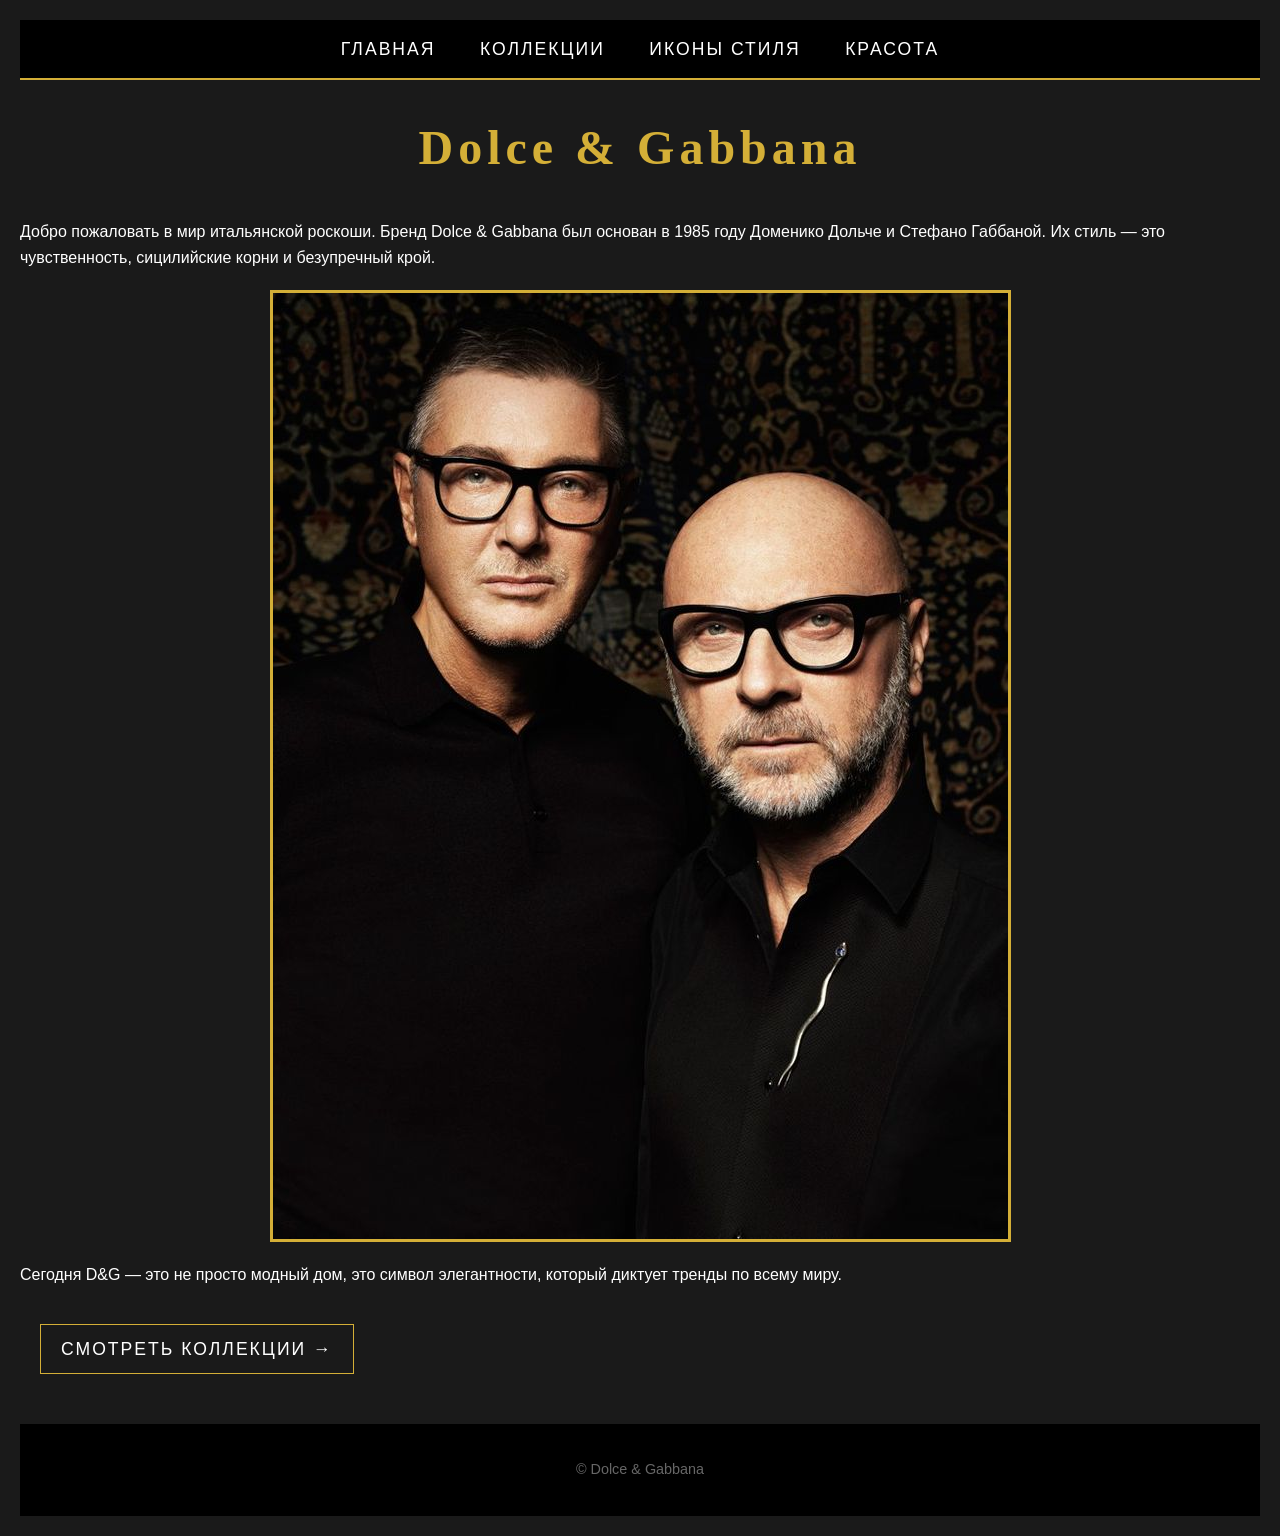
<file: lab2/index.html>
<!DOCTYPE html>
<html lang="ru">
<head>
    <meta charset="UTF-8">
    <meta name="viewport" content="width=device-width, initial-scale=1.0">
    <title>Dolce &amp; Gabbana - Главная</title>
    <link rel="stylesheet" href="style.css">
</head>
<body>

    <nav class="nav-bar">
        <a href="index.html" class="nav-link">Главная</a>
        <a href="collections.html" class="nav-link">Коллекции</a>
        <a href="table.html" class="nav-link">Иконы стиля</a>
        <a href="beauty.html" class="nav-link">Красота</a>
    </nav>

    <div class="content-block">
        <h1 id="main-title">Dolce &amp; Gabbana</h1>
        
        <p>Добро пожаловать в мир итальянской роскоши. Бренд Dolce &amp; Gabbana был основан в 1985 году Доменико Дольче и Стефано Габбаной. Их стиль — это чувственность, сицилийские корни и безупречный крой.</p>
        
        <img src="images/main.jpg" alt="Dolce &amp; Gabbana Кампания">
        
        <p>Сегодня D&amp;G — это не просто модный дом, это символ элегантности, который диктует тренды по всему миру.</p>
        
        <p><a href="collections.html" class="nav-link" style="display:inline-block; margin-top:20px; border: 1px solid #D4AF37; padding: 10px 20px;">Смотреть коллекции &rarr;</a></p>
    </div>

    <footer>
        <p>&copy;  Dolce &amp; Gabbana</p>
    </footer>

</body>
</html>
</file>
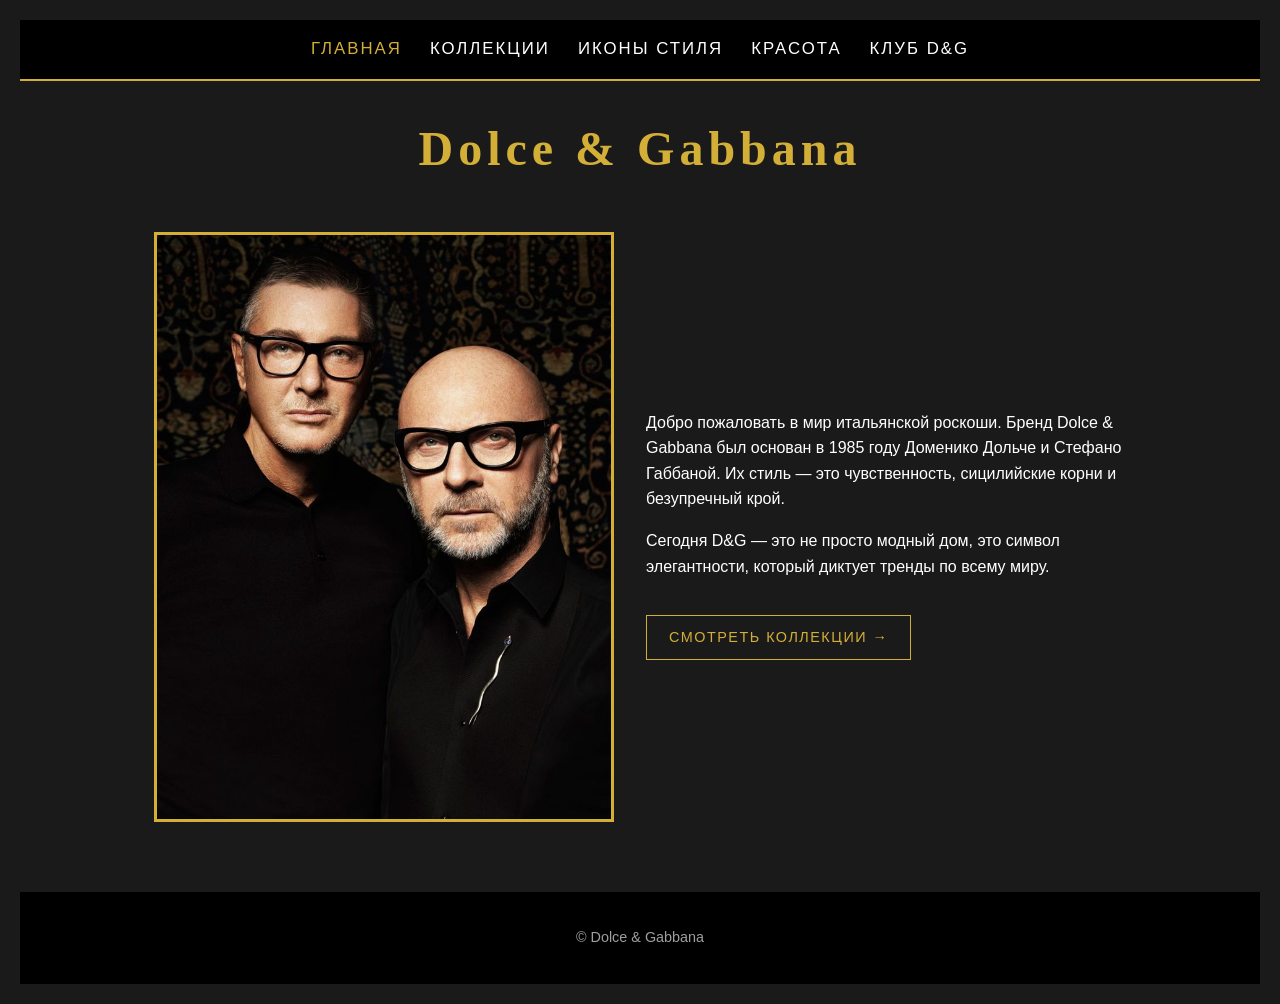
<file: lab4/index.html>
<!DOCTYPE html>
<html lang="ru">
<head>
    <meta charset="UTF-8">
    <meta name="viewport" content="width=device-width, initial-scale=1.0">
    <title>Dolce &amp; Gabbana - Главная</title>
    <link rel="stylesheet" href="css/style.css">
</head>
<body>

    <nav class="nav">
        <a href="index.html" class="nav__link nav__link--active">Главная</a>
        <a href="collections.html" class="nav__link">Коллекции</a>
        <a href="table.html" class="nav__link">Иконы стиля</a>
        <a href="beauty.html" class="nav__link">Красота</a>
        <a href="auth.html" class="nav__link">Клуб D&amp;G</a>
    </nav>

    <main class="content-block">
        <h1 class="page-title">Dolce &amp; Gabbana</h1>

        <section class="hero-flex">
            <div class="hero-flex__media">
                <img src="images/main.jpg" alt="Dolce &amp; Gabbana Кампания" class="page-img">
            </div>
            <div class="hero-flex__content">
                <p>Добро пожаловать в мир итальянской роскоши. Бренд Dolce &amp; Gabbana был основан в 1985 году Доменико Дольче и Стефано Габбаной. Их стиль — это чувственность, сицилийские корни и безупречный крой.</p>
                <p>Сегодня D&amp;G — это не просто модный дом, это символ элегантности, который диктует тренды по всему миру.</p>
                <a href="collections.html" class="btn">Смотреть коллекции &rarr;</a>
            </div>
        </section>
    </main>

    <footer class="footer">
        <p>&copy; Dolce &amp; Gabbana</p>
    </footer>

</body>
</html>
</file>
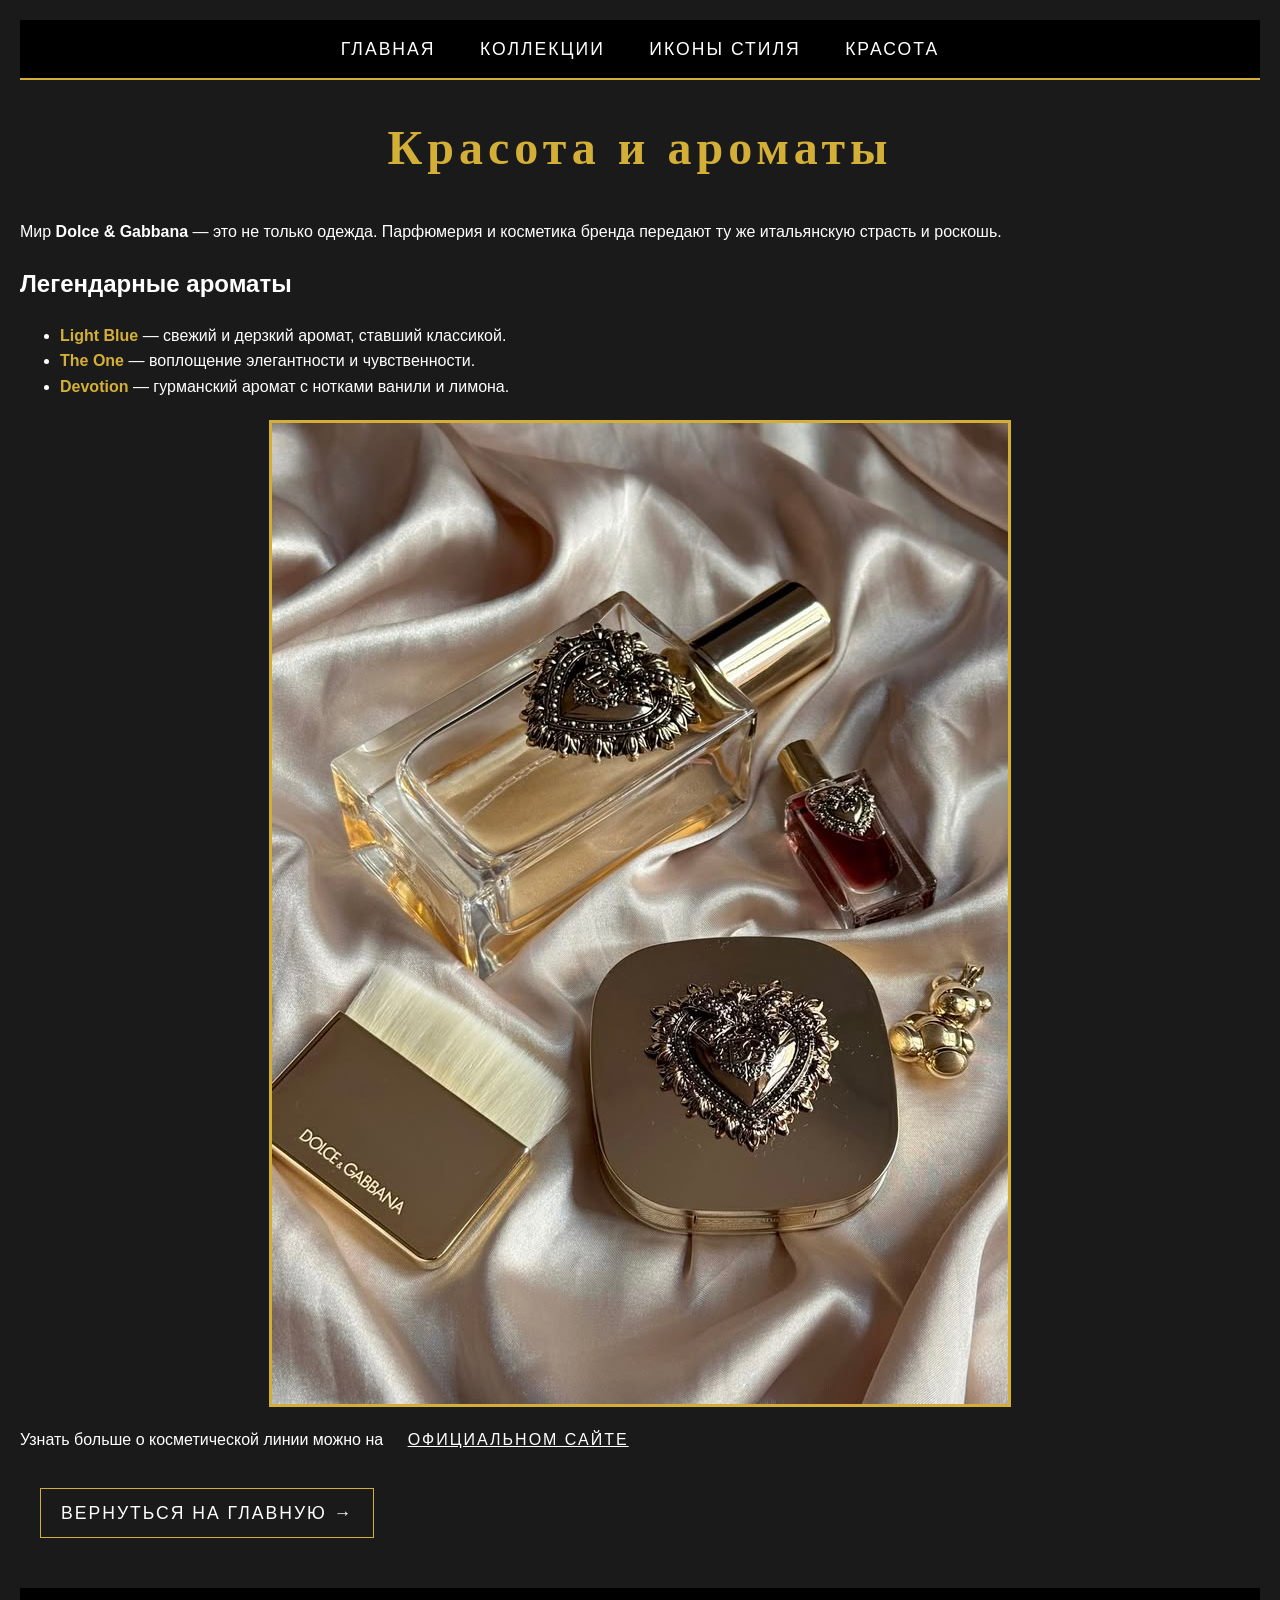
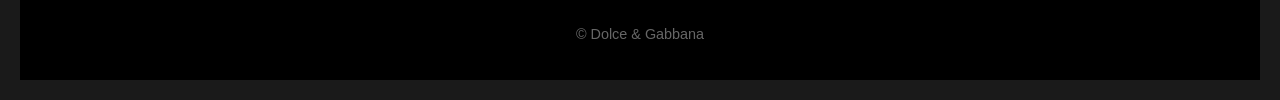
<file: lab2/beauty.html>
<!DOCTYPE html>
<html lang="ru">
<head>
    <meta charset="UTF-8">
    <title>Dolce &amp; Gabbana - Красота и ароматы</title>
    <link rel="stylesheet" href="style.css">
</head>
<body>

    <nav class="nav-bar">
        <a href="index.html" class="nav-link">Главная</a>
        <a href="collections.html" class="nav-link">Коллекции</a>
        <a href="table.html" class="nav-link">Иконы стиля</a>
        <a href="beauty.html" class="nav-link">Красота</a>
    </nav>

    <div class="content-block">
        <h1 id="main-title">Красота и ароматы</h1>
        
        <p>Мир <strong>Dolce &amp; Gabbana</strong>  — это не только одежда. Парфюмерия и косметика бренда передают ту же итальянскую страсть и роскошь.</p>
        
        <h2>Легендарные ароматы</h2>
    <ul>
        <li><span class="gold-text">Light Blue</span> — свежий и дерзкий аромат, ставший классикой.</li>
        <li><span class="gold-text">The One</span> — воплощение элегантности и чувственности.</li>
        <li><span class="gold-text">Devotion</span> — гурманский аромат с нотками ванили и лимона.</li>
    </ul>

        <img src="images/beauty.jpg" alt="Парфюмерия Dolce &amp; Gabbana">
        
        <p>Узнать больше о косметической линии можно на <a href="https://www.dolcegabbana.com/beauty/" target="_blank" class="nav-link" style="font-size: 1em; text-decoration: underline;">официальном сайте</a></p>
        
        <p><a href="index.html" class="nav-link" style="display:inline-block; margin-top:20px; border: 1px solid #D4AF37; padding: 10px 20px;">Вернуться на главную &rarr;</a></p>
    </div>

    <footer>
        <p>&copy; Dolce &amp; Gabbana</p>
    </footer>

</body>
</html>
</file>
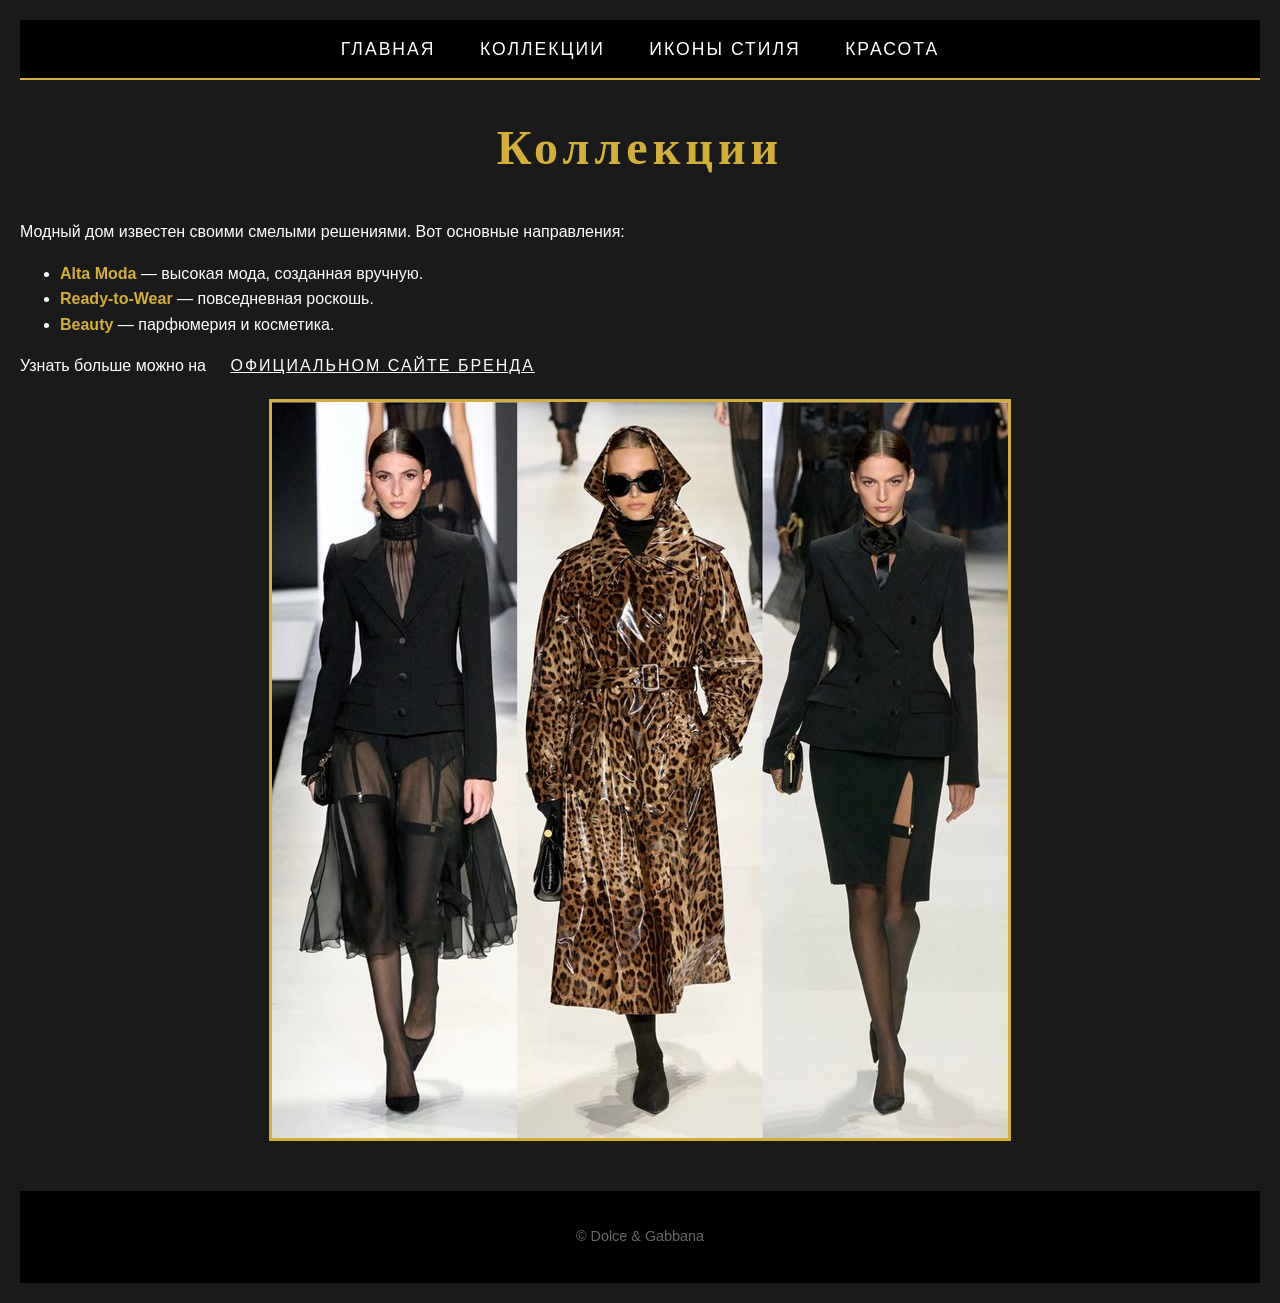
<file: lab2/collections.html>
<!DOCTYPE html>
<html lang="ru">
<head>
    <meta charset="UTF-8">
    <title>Dolce &amp; Gabbana - Коллекции</title>
    <link rel="stylesheet" href="style.css">
</head>
<body>

    <nav class="nav-bar">
        <a href="index.html" class="nav-link">Главная</a>
        <a href="collections.html" class="nav-link">Коллекции</a>
        <a href="table.html" class="nav-link">Иконы стиля</a>
        <a href="beauty.html" class="nav-link">Красота</a>
    </nav>

    <div class="content-block">
        <h1 id="main-title">Коллекции</h1>
        
        <p>Модный дом известен своими смелыми решениями. Вот основные направления:</p>
        
        <ul>
            <li><span class="gold-text">Alta Moda</span> — высокая мода, созданная вручную.</li>
            <li><span class="gold-text">Ready-to-Wear</span> — повседневная роскошь.</li>
            <li><span class="gold-text">Beauty</span> — парфюмерия и косметика.</li>
        </ul>

        <p>Узнать больше можно на <a href="https://www.dolcegabbana.com/" target="_blank" class="nav-link" style="font-size: 1em; text-decoration: underline;">официальном сайте бренда</a></p>
        
        <img src="images/collection.jpg" alt="Коллекция Alta Moda">
    </div>

    <footer>
        <p>&copy; Dolce &amp; Gabbana</p>
    </footer>

</body>
</html>
</file>
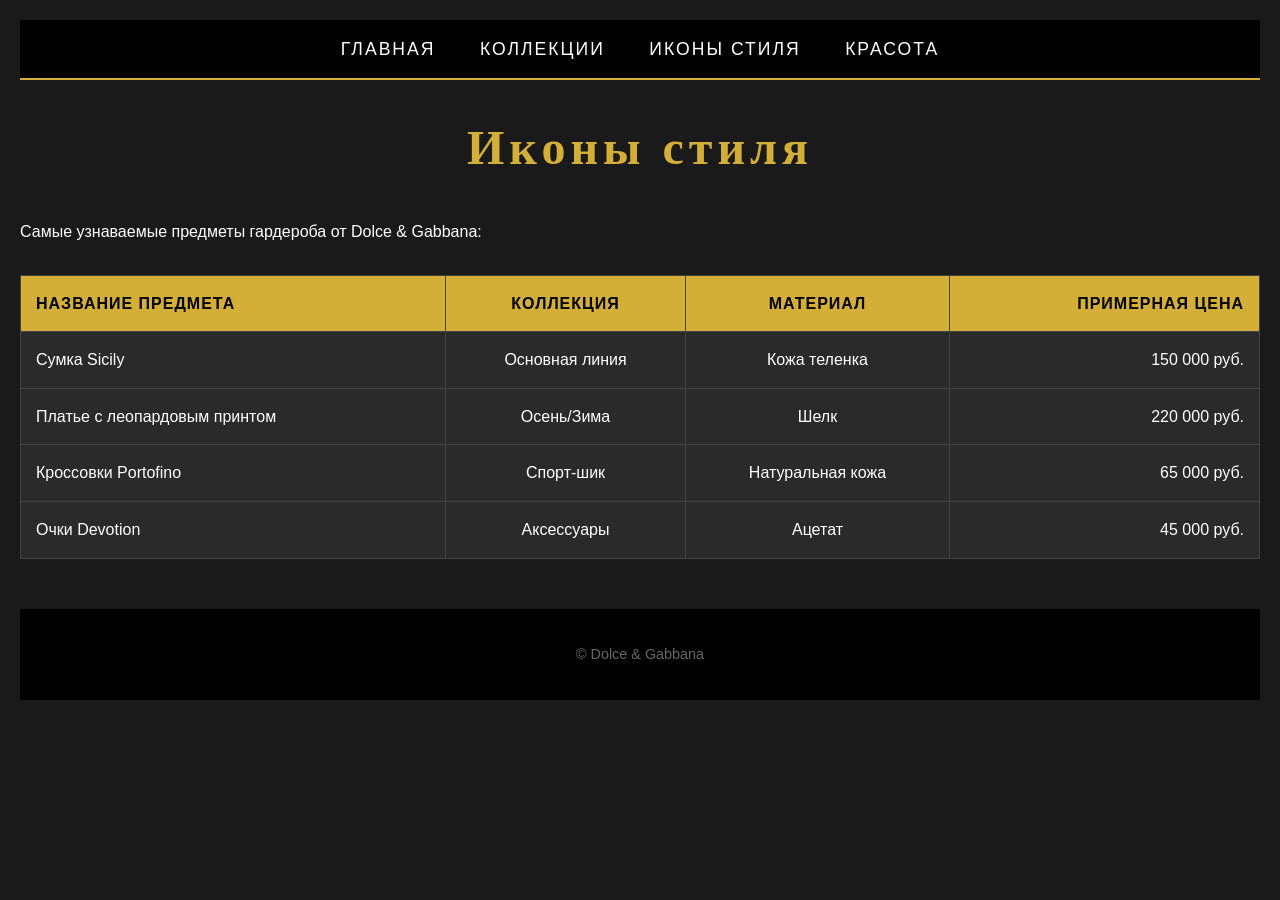
<file: lab2/table.html>
<!DOCTYPE html>
<html lang="ru">
<head>
    <meta charset="UTF-8">
    <title>Dolce &amp; Gabbana - Иконы стиля</title>
    <link rel="stylesheet" href="style.css">
</head>
<body>

    <nav class="nav-bar">
        <a href="index.html" class="nav-link">Главная</a>
        <a href="collections.html" class="nav-link">Коллекции</a>
        <a href="table.html" class="nav-link">Иконы стиля</a>
        <a href="beauty.html" class="nav-link">Красота</a>
    </nav>

    <div class="content-block">
        <h1 id="main-title">Иконы стиля</h1>
        <p>Самые узнаваемые предметы гардероба от Dolce &amp; Gabbana:</p>

        <table>
            <thead>
                <tr>
                    <th class="text-left">Название предмета</th>
                    <th class="text-center">Коллекция</th>
                    <th class="text-center">Материал</th>
                    <th class="text-right">Примерная цена</th>
                </tr>
            </thead>
            <tbody>
                <tr>
                    <td class="text-left">Сумка Sicily</td>
                    <td class="text-center">Основная линия</td>
                    <td class="text-center">Кожа теленка</td>
                    <td class="text-right">150 000 руб.</td>
                </tr>
                <tr>
                    <td class="text-left">Платье с леопардовым принтом</td>
                    <td class="text-center">Осень/Зима</td>
                    <td class="text-center">Шелк</td>
                    <td class="text-right">220 000 руб.</td>
                </tr>
                <tr>
                    <td class="text-left">Кроссовки Portofino</td>
                    <td class="text-center">Спорт-шик</td>
                    <td class="text-center">Натуральная кожа</td>
                    <td class="text-right">65 000 руб.</td>
                </tr>
                <tr>
                    <td class="text-left">Очки Devotion</td>
                    <td class="text-center">Аксессуары</td>
                    <td class="text-center">Ацетат</td>
                    <td class="text-right">45 000 руб.</td>
                </tr>
            </tbody>
        </table>
    </div>

    <footer>
        <p>&copy;  Dolce &amp; Gabbana</p>
    </footer>

</body>
</html>
</file>
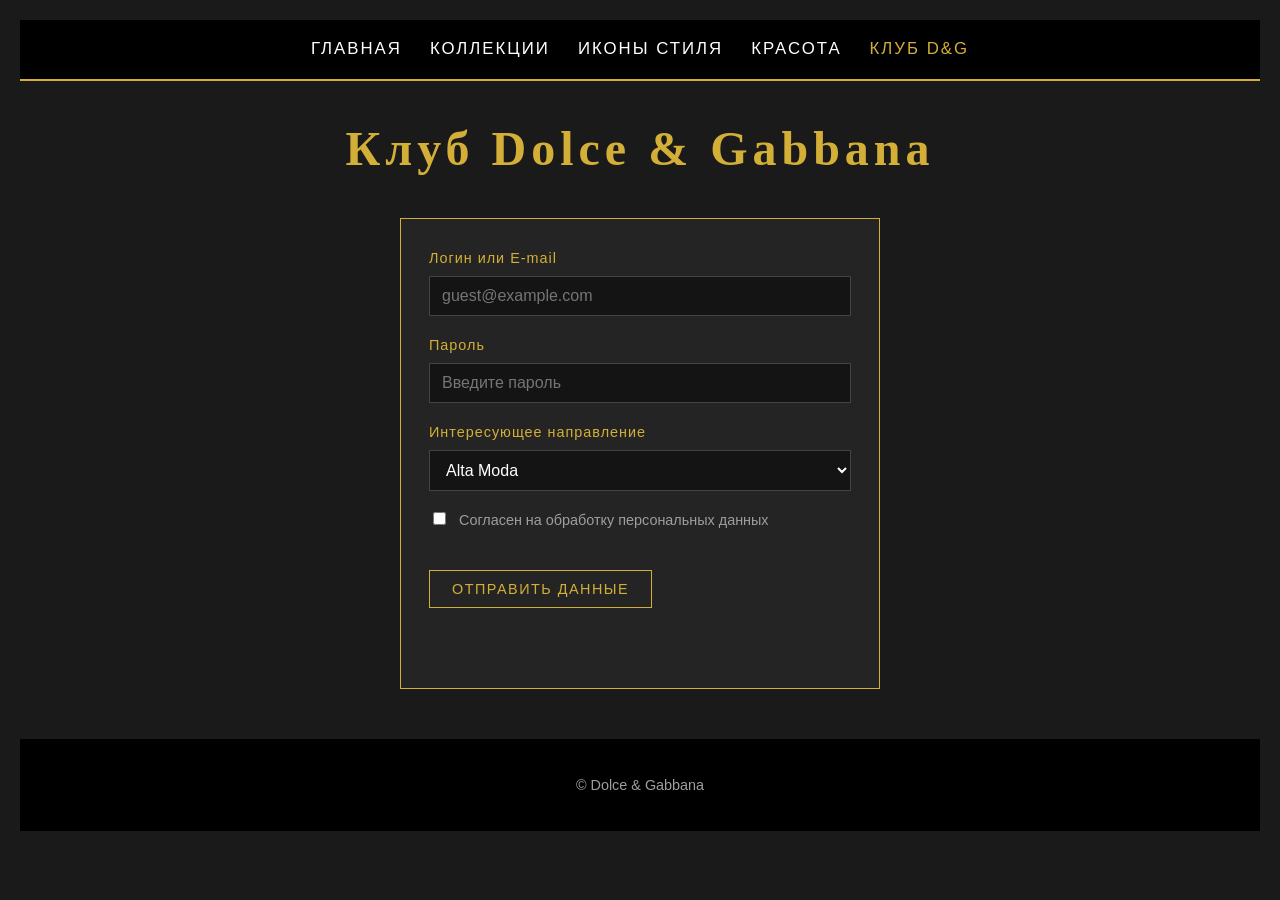
<file: lab4/auth.html>
<!DOCTYPE html>
<html lang="ru">
<head>
    <meta charset="UTF-8">
    <meta name="viewport" content="width=device-width, initial-scale=1.0">
    <title>Dolce &amp; Gabbana - Вход и подписка</title>
    <link rel="stylesheet" href="css/style.css">
</head>
<body>

    <nav class="nav">
        <a href="index.html" class="nav__link">Главная</a>
        <a href="collections.html" class="nav__link">Коллекции</a>
        <a href="table.html" class="nav__link">Иконы стиля</a>
        <a href="beauty.html" class="nav__link">Красота</a>
        <a href="auth.html" class="nav__link nav__link--active">Клуб D&amp;G</a>
    </nav>

    <main class="content-block">
        <h1 class="page-title">Клуб Dolce &amp; Gabbana</h1>

        <form class="form-card" id="dg-form">
            <div class="form-card__group">
                <label for="login-input" class="form-card__label">Логин или E-mail</label>
                <input type="text" id="login-input" name="login" class="form-card__input" placeholder="guest@example.com" required>
            </div>

            <div class="form-card__group">
                <label for="password-input" class="form-card__label">Пароль</label>
                <input type="password" id="password-input" name="password" class="form-card__input" placeholder="Введите пароль" required>
            </div>

            <div class="form-card__group">
                <label for="direction-select" class="form-card__label">Интересующее направление</label>
                <select id="direction-select" name="direction" class="form-card__select">
                    <option value="Alta Moda">Alta Moda</option>
                    <option value="Ready-to-Wear">Ready-to-Wear</option>
                    <option value="Beauty">Beauty и ароматы</option>
                </select>
            </div>

            <div class="form-card__group">
                <label class="form-card__checkbox-label">
                    <input type="checkbox" id="consent-checkbox" name="consent" required>
                    <span>Согласен на обработку персональных данных</span>
                </label>
            </div>

            <button type="submit" class="btn" id="submit-btn">Отправить данные </button>
            <p class="form-card__status" id="form-status" aria-live="polite"></p>
        </form>
    </main>

    <footer class="footer">
        <p>&copy; Dolce &amp; Gabbana</p>
    </footer>

    <script src="js/app.js"></script>
</body>
</html>
</file>
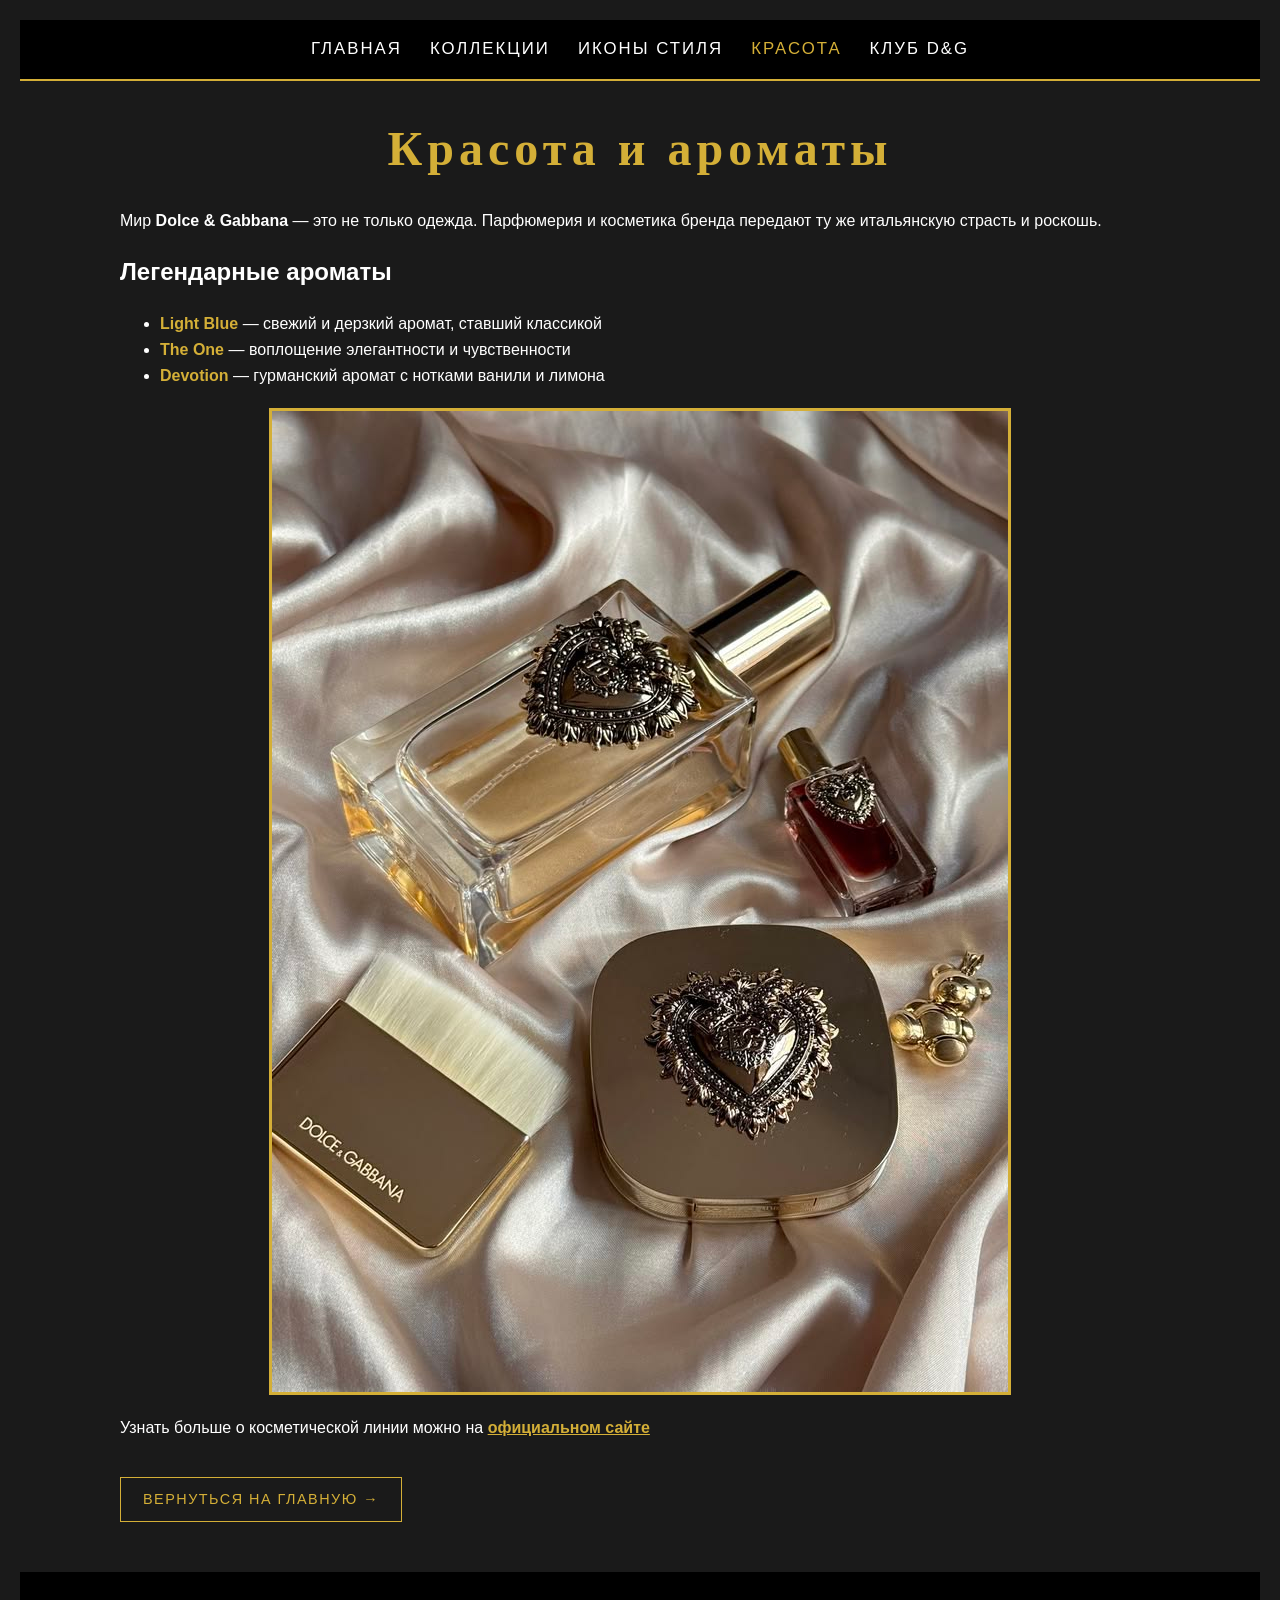
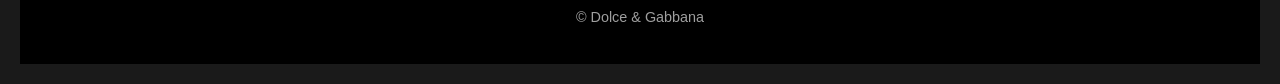
<file: lab4/beauty.html>
<!DOCTYPE html>
<html lang="ru">
<head>
    <meta charset="UTF-8">
    <meta name="viewport" content="width=device-width, initial-scale=1.0">
    <title>Dolce &amp; Gabbana - Красота и ароматы</title>
    <link rel="stylesheet" href="css/style.css">
</head>
<body>

    <nav class="nav">
        <a href="index.html" class="nav__link">Главная</a>
        <a href="collections.html" class="nav__link">Коллекции</a>
        <a href="table.html" class="nav__link">Иконы стиля</a>
        <a href="beauty.html" class="nav__link nav__link--active">Красота</a>
        <a href="auth.html" class="nav__link">Клуб D&amp;G</a>
    </nav>

    <main class="content-block">
        <h1 class="page-title">Красота и ароматы</h1>
        
        <p>Мир <strong>Dolce &amp; Gabbana</strong> — это не только одежда. Парфюмерия и косметика бренда передают ту же итальянскую страсть и роскошь.</p>
        
        <h2>Легендарные ароматы</h2>
        <ul>
            <li><span class="gold-text">Light Blue</span> — свежий и дерзкий аромат, ставший классикой </li>
            <li><span class="gold-text">The One</span> — воплощение элегантности и чувственности </li>
            <li><span class="gold-text">Devotion</span> — гурманский аромат с нотками ванили и лимона </li>
        </ul>

        <img src="images/beauty.jpg" alt="Парфюмерия Dolce &amp; Gabbana" class="page-img">
        
        <p>Узнать больше о косметической линии можно на <a href="https://www.dolcegabbana.com/beauty/" target="_blank" rel="noopener noreferrer" class="gold-text">официальном сайте</a></p>
        
        <p><a href="index.html" class="btn">Вернуться на главную &rarr;</a></p>
    </main>

    <footer class="footer">
        <p>&copy; Dolce &amp; Gabbana</p>
    </footer>

</body>
</html>
</file>
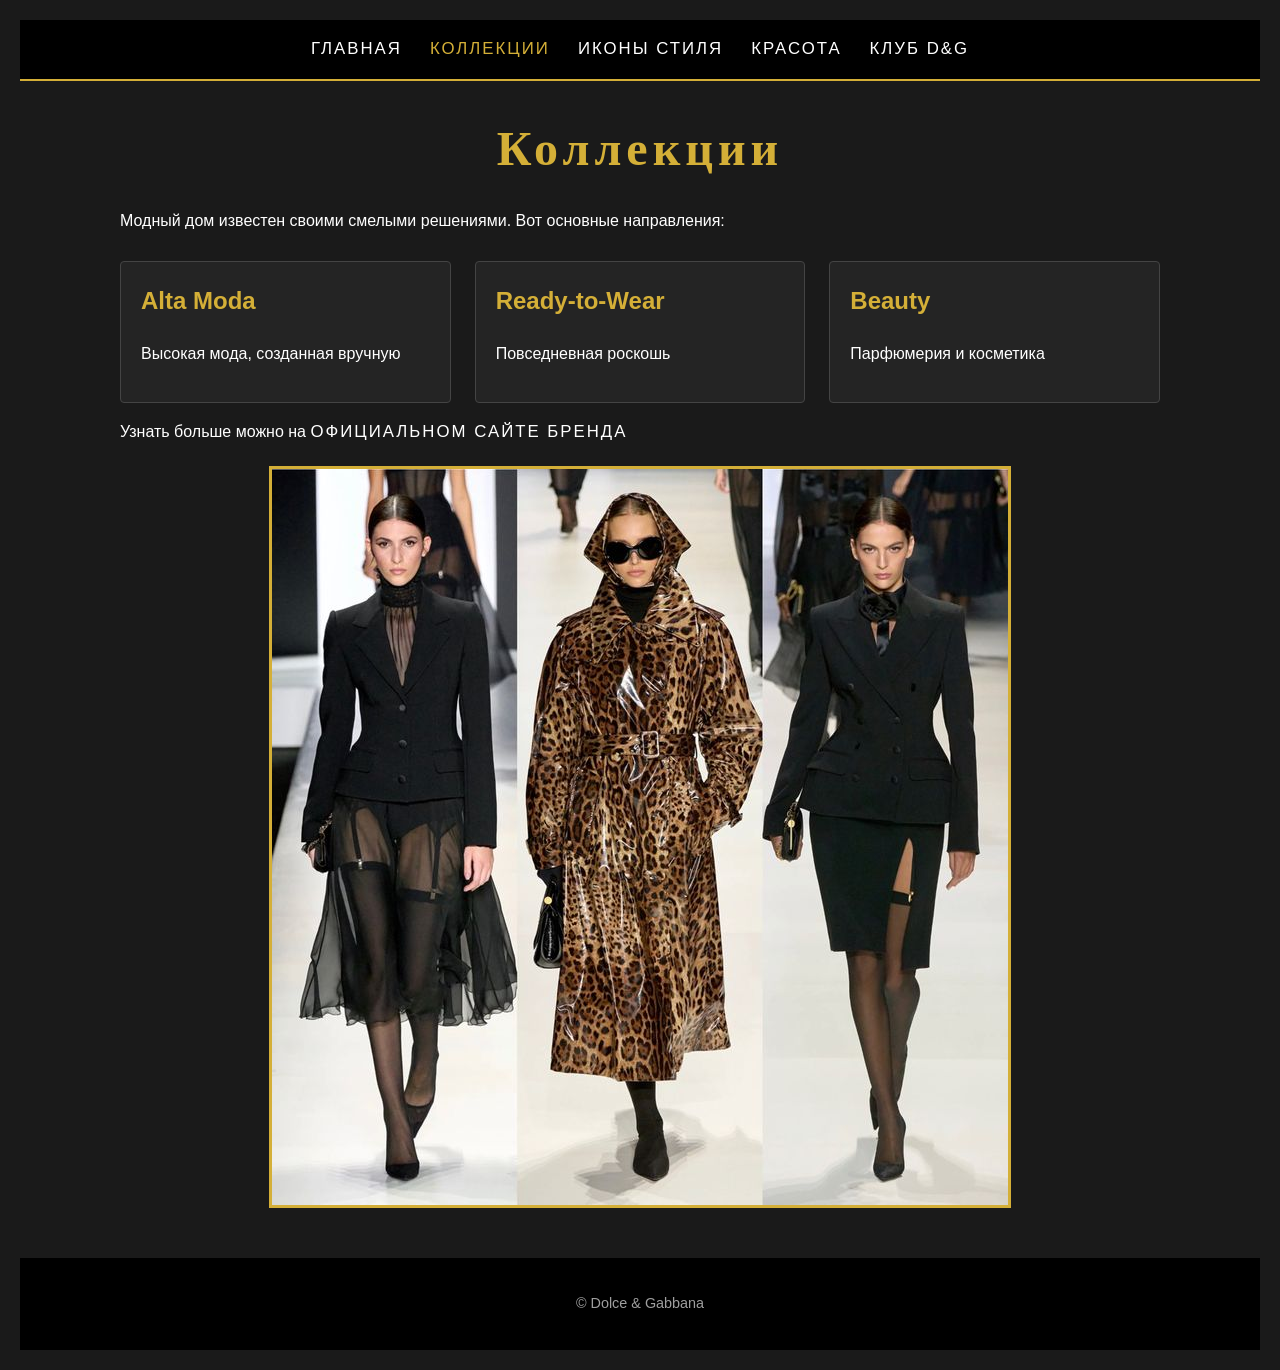
<file: lab4/collections.html>
<!DOCTYPE html>
<html lang="ru">
<head>
    <meta charset="UTF-8">
    <meta name="viewport" content="width=device-width, initial-scale=1.0">
    <title>Dolce &amp; Gabbana - Коллекции</title>
    <link rel="stylesheet" href="css/style.css">
</head>
<body>

    <nav class="nav">
        <a href="index.html" class="nav__link">Главная</a>
        <a href="collections.html" class="nav__link nav__link--active">Коллекции</a>
        <a href="table.html" class="nav__link">Иконы стиля</a>
        <a href="beauty.html" class="nav__link">Красота</a>
        <a href="auth.html" class="nav__link">Клуб D&amp;G</a>
    </nav>

    <main class="content-block">
        <h1 class="page-title">Коллекции</h1>
        <p>Модный дом известен своими смелыми решениями. Вот основные направления:</p>

        <section class="grid-cards">
            <article class="grid-cards__item grid-cards__item--animated">
                <h2 class="grid-cards__title">Alta Moda</h2>
                <p>Высокая мода, созданная вручную</p>
            </article>
            <article class="grid-cards__item grid-cards__item--animated">
                <h2 class="grid-cards__title">Ready-to-Wear</h2>
                <p>Повседневная роскошь</p>
            </article>
            <article class="grid-cards__item grid-cards__item--animated">
                <h2 class="grid-cards__title">Beauty</h2>
                <p>Парфюмерия и косметика</p>
            </article>
        </section>

        <p>Узнать больше можно на <a href="https://www.dolcegabbana.com/" target="_blank" rel="noopener noreferrer" class="nav__link"> официальном сайте бренда</a></p>

        <img src="images/collection.jpg" alt="Коллекция Alta Moda" class="page-img">
    </main>

    <footer class="footer">
        <p>&copy; Dolce &amp; Gabbana</p>
    </footer>

</body>
</html>
</file>
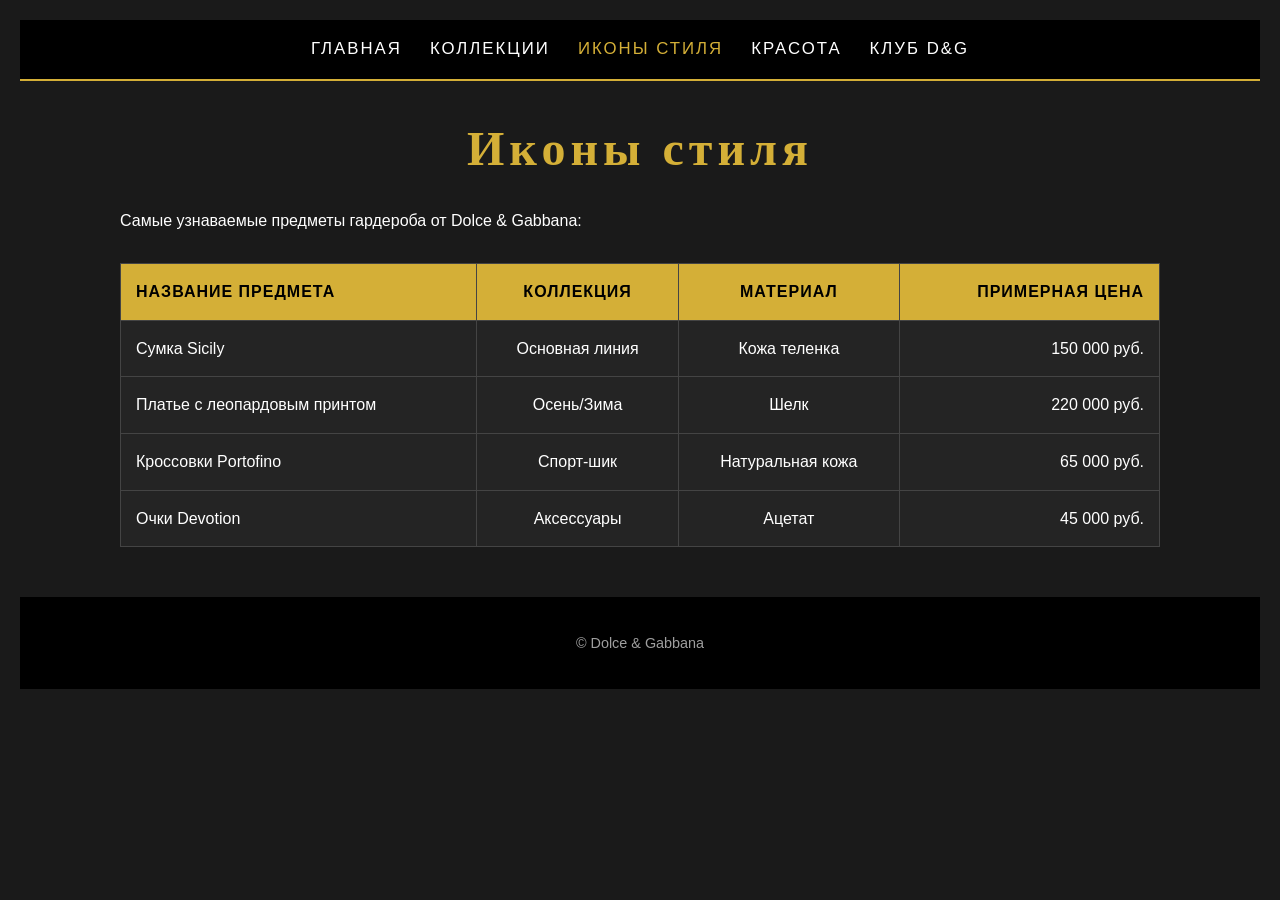
<file: lab4/table.html>
<!DOCTYPE html>
<html lang="ru">
<head>
    <meta charset="UTF-8">
    <meta name="viewport" content="width=device-width, initial-scale=1.0">
    <title>Dolce &amp; Gabbana - Иконы стиля</title>
    <link rel="stylesheet" href="css/style.css">
</head>
<body>

    <nav class="nav">
        <a href="index.html" class="nav__link">Главная</a>
        <a href="collections.html" class="nav__link">Коллекции</a>
        <a href="table.html" class="nav__link nav__link--active">Иконы стиля</a>
        <a href="beauty.html" class="nav__link">Красота</a>
        <a href="auth.html" class="nav__link">Клуб D&amp;G</a>
    </nav>

    <main class="content-block">
        <h1 class="page-title">Иконы стиля</h1>
        <p>Самые узнаваемые предметы гардероба от Dolce &amp; Gabbana:</p>

        <table class="style-table">
            <thead>
                <tr>
                    <th class="style-table__cell style-table__header text-left">Название предмета</th>
                    <th class="style-table__cell style-table__header text-center">Коллекция</th>
                    <th class="style-table__cell style-table__header text-center">Материал</th>
                    <th class="style-table__cell style-table__header text-right">Примерная цена</th>
                </tr>
            </thead>
            <tbody>
                <tr>
                    <td class="style-table__cell text-left">Сумка Sicily</td>
                    <td class="style-table__cell text-center">Основная линия</td>
                    <td class="style-table__cell text-center">Кожа теленка</td>
                    <td class="style-table__cell text-right">150 000 руб.</td>
                </tr>
                <tr>
                    <td class="style-table__cell text-left">Платье с леопардовым принтом</td>
                    <td class="style-table__cell text-center">Осень/Зима</td>
                    <td class="style-table__cell text-center">Шелк</td>
                    <td class="style-table__cell text-right">220 000 руб.</td>
                </tr>
                <tr>
                    <td class="style-table__cell text-left">Кроссовки Portofino</td>
                    <td class="style-table__cell text-center">Спорт-шик</td>
                    <td class="style-table__cell text-center">Натуральная кожа</td>
                    <td class="style-table__cell text-right">65 000 руб.</td>
                </tr>
                <tr>
                    <td class="style-table__cell text-left">Очки Devotion</td>
                    <td class="style-table__cell text-center">Аксессуары</td>
                    <td class="style-table__cell text-center">Ацетат</td>
                    <td class="style-table__cell text-right">45 000 руб.</td>
                </tr>
            </tbody>
        </table>
    </main>

    <footer class="footer">
        <p>&copy; Dolce &amp; Gabbana</p>
    </footer>

</body>
</html>
</file>
<file: lab2/style.css>
body {
    font-family: 'Helvetica Neue', Arial, sans-serif;
    background-color: #1a1a1a;
    color: #ffffff;
    margin: 0;
    padding: 20px;
    line-height: 1.6;
}

/*  Селектор ID */
#main-title {
    color: #D4AF37;
    font-family: 'Times New Roman', serif;
    text-align: center;
    font-size: 3em;
    margin-top: 30px;
    letter-spacing: 5px;
}

/* Селектор КЛАССА  */
.nav-bar {
    background-color: #000000;
    padding: 15px 0;
    text-align: center;
    border-bottom: 2px solid #D4AF37;
}

.nav-link {
    color: #ffffff;
    text-decoration: none;
    font-size: 1.1em;
    margin: 0 20px;
    text-transform: uppercase;
    letter-spacing: 2px;
}


.nav-link:hover {
    color: #D4AF37;
}

.gold-text {
    color: #D4AF37;
    font-weight: bold;
}

img {
    display: block;
    max-width: 100%;
    height: auto;
    margin: 20px auto;
    border: 3px solid #D4AF37;
}

/* Классы для выравнивания в таблице */
.text-left   { text-align: left; }
.text-center { text-align: center; }
.text-right  { text-align: right; }

/* Стили таблицы  */
table {
    width: 100%;
    border-collapse: collapse;
    margin-top: 30px;
    background-color: #2a2a2a;
}

th, td {
    border: 1px solid #444;
    padding: 15px;
}

th {
    background-color: #D4AF37;
    color: #000000;
    text-transform: uppercase;
    letter-spacing: 1px;
}

footer {
    text-align: center;
    padding: 20px;
    background-color: #000;
    color: #666;
    margin-top: 50px;
    font-size: 0.9em;
}
</file>
<file: lab4/css/style.css>
:root {
    --bg-dark: #1a1a1a;
    --bg-surface: #000000;
    --bg-card: #242424;
    --bg-input: #141414;
    --accent-gold: #d4af37;
    --accent-gold-hover: #f0cf65;
    --text-main: #ffffff;
    --text-muted: #9e9e9e;
    --border-subtle: #444444;
}

@keyframes cardFadeUp {
    from {
        opacity: 0;
        transform: translateY(16px);
    }
    to {
        opacity: 1;
        transform: translateY(0);
    }
}

@media (prefers-reduced-motion: reduce) {
    .grid-cards__item--animated {
        animation: none;
    }
}

* {
    box-sizing: border-box;
}

body {
    font-family: 'Helvetica Neue', Arial, sans-serif;
    background-color: var(--bg-dark);
    color: var(--text-main);
    margin: 0;
    padding: 20px;
    line-height: 1.6;
}

.nav {
    display: flex;
    flex-wrap: wrap;
    justify-content: center;
    align-items: center;
    gap: 12px 28px;
    background-color: var(--bg-surface);
    padding: 16px 20px;
    border-bottom: 2px solid var(--accent-gold);
}

.nav__link {
    color: var(--text-main);
    text-decoration: none;
    font-size: 1.05em;
    text-transform: uppercase;
    letter-spacing: 2px;
    transition: color 0.25s ease;
}

.nav__link:hover,
.nav__link--active {
    color: var(--accent-gold);
}

/* Заголовки и акценты */
.page-title {
    color: var(--accent-gold);
    font-family: 'Times New Roman', serif;
    text-align: center;
    font-size: 3em;
    margin: 30px 0 20px;
    letter-spacing: 5px;
}

.gold-text {
    color: var(--accent-gold);
    font-weight: bold;
}

.page-img {
    display: block;
    max-width: 100%;
    height: auto;
    margin: 20px auto;
    border: 3px solid var(--accent-gold);
}

/* Кнопки */
.btn {
    display: inline-block;
    margin-top: 20px;
    padding: 10px 22px;
    border: 1px solid var(--accent-gold);
    color: var(--accent-gold);
    background-color: transparent;
    text-decoration: none;
    text-transform: uppercase;
    letter-spacing: 1.5px;
    font-size: 0.9em;
    cursor: pointer;
    transition: background-color 0.25s ease, color 0.25s ease;
}

.btn:hover {
    background-color: var(--accent-gold);
    color: var(--bg-surface);
}

.hero-flex {
    display: flex;
    flex-wrap: wrap;
    align-items: center;
    justify-content: center;
    gap: 32px;
    max-width: 1000px;
    margin: 24px auto;
}

.hero-flex__media {
    flex: 1 1 320px;
    max-width: 460px;
}

.hero-flex__content {
    flex: 1 1 320px;
    max-width: 480px;
}

/* Страница коллекций — CSS Grid */
.content-block {
    max-width: 1040px;
    margin: 0 auto;
}

.grid-cards {
    display: grid;
    grid-template-columns: repeat(auto-fit, minmax(260px, 1fr));
    gap: 24px;
    margin-top: 28px;
}

.grid-cards__item {
    background-color: var(--bg-card);
    border: 1px solid var(--border-subtle);
    padding: 20px;
    border-radius: 4px;
}

.grid-cards__item--animated {
    animation: cardFadeUp 0.7s ease-out both;
}

.grid-cards__item--animated:nth-child(2) {
    animation-delay: 0.15s;
}

.grid-cards__item--animated:nth-child(3) {
    animation-delay: 0.3s;
}

.grid-cards__title {
    margin-top: 0;
    color: var(--accent-gold);
}

/* Таблица */
.style-table {
    width: 100%;
    border-collapse: collapse;
    margin-top: 30px;
    background-color: var(--bg-card);
}

.style-table__cell {
    border: 1px solid var(--border-subtle);
    padding: 15px;
}

.style-table__header {
    background-color: var(--accent-gold);
    color: var(--bg-surface);
    text-transform: uppercase;
    letter-spacing: 1px;
}

.text-left { text-align: left; }
.text-center { text-align: center; }
.text-right { text-align: right; }

/* Форма на странице auth.html */
.form-card {
    max-width: 480px;
    margin: 30px auto;
    padding: 28px;
    background-color: var(--bg-card);
    border: 1px solid var(--accent-gold);
}

.form-card__group {
    margin-bottom: 18px;
}

.form-card__label {
    display: block;
    margin-bottom: 6px;
    color: var(--accent-gold);
    font-size: 0.9em;
    letter-spacing: 1px;
}

.form-card__input,
.form-card__select {
    width: 100%;
    padding: 10px 12px;
    background-color: var(--bg-input);
    color: var(--text-main);
    border: 1px solid var(--border-subtle);
    font-size: 1em;
}

.form-card__checkbox-label {
    display: flex;
    align-items: flex-start;
    gap: 10px;
    font-size: 0.9em;
    color: var(--text-muted);
    cursor: pointer;
}

.form-card__status {
    margin-top: 16px;
    color: var(--accent-gold-hover);
    font-size: 0.95em;
    min-height: 1.4em;
}

/* Подвал */
.footer {
    text-align: center;
    padding: 20px;
    background-color: var(--bg-surface);
    color: var(--text-muted);
    margin-top: 50px;
    font-size: 0.9em;
}
</file>
